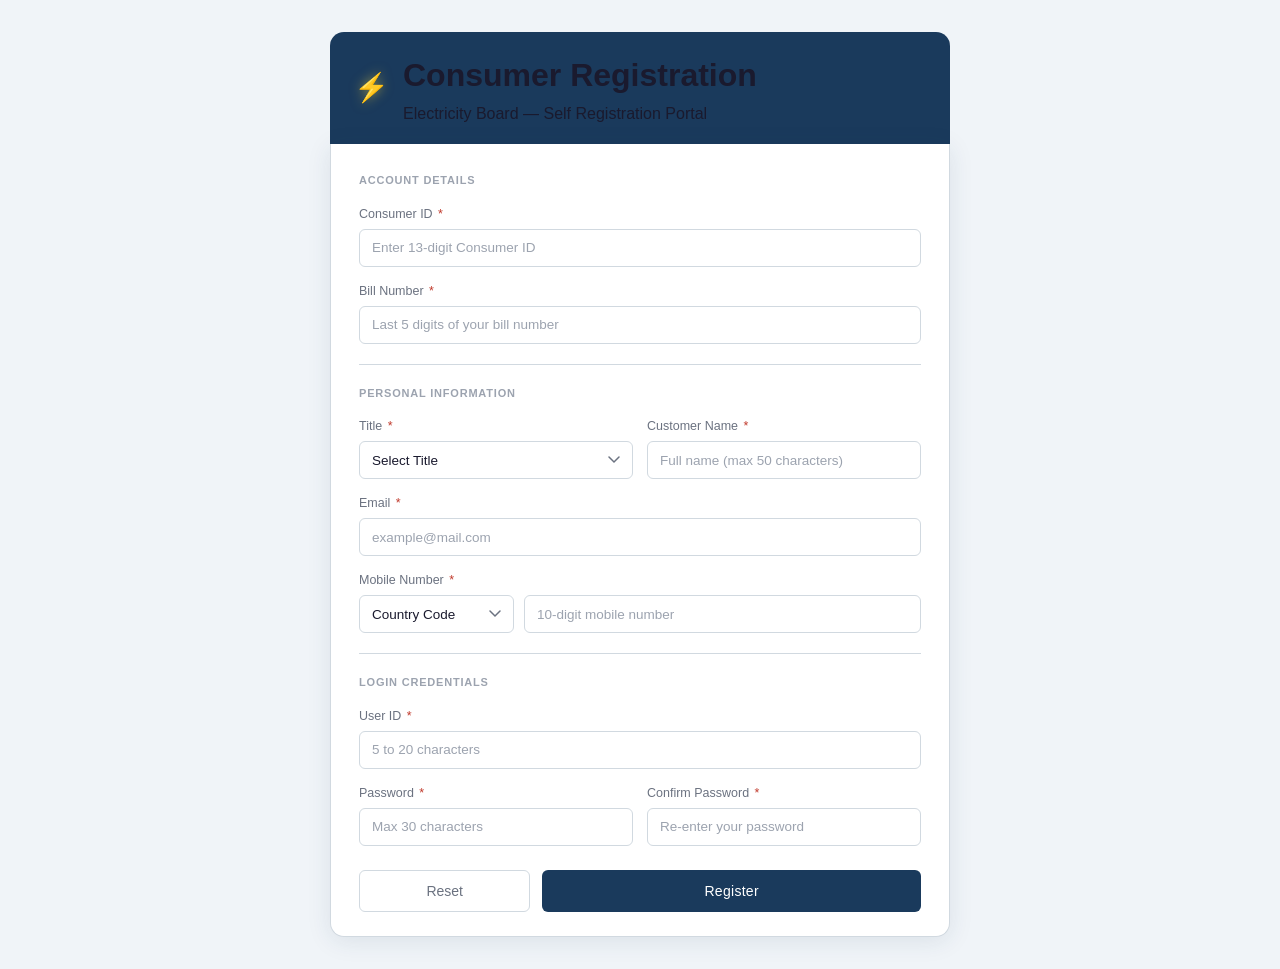
<file: pbl1_UI/index.html>
<!DOCTYPE html>
<html lang="en">
<head>
  <meta charset="UTF-8" />
  <meta name="viewport" content="width=device-width, initial-scale=1.0"/>
  <title>Consumer Registration — Electricity Board</title>
  <link rel="stylesheet" href="style.css" />
</head>
<body>

  
  <div id="formPage" class="page">
    <div class="container">
      <div class="page-header">
        <div class="logo-mark">⚡</div>
        <div>
          <h1>Consumer Registration</h1>
          <p>Electricity Board — Self Registration Portal</p>
        </div>
      </div>

      <div class="card">

        
        <div class="section-label">Account Details</div>
        <div class="form-grid">
          <div class="field full" id="f-cid">
            <label for="consumerId">Consumer ID <span class="req">*</span></label>
            <input type="text" id="consumerId" placeholder="Enter 13-digit Consumer ID" maxlength="13" />
            <div class="err">Enter a valid 13-digit Consumer ID</div>
          </div>
          <div class="field full" id="f-bill">
            <label for="billNo">Bill Number <span class="req">*</span></label>
            <input type="text" id="billNo" placeholder="Last 5 digits of your bill number" maxlength="5" />
            <div class="err">Enter the last 5 digits of your bill number</div>
          </div>
        </div>

        <div class="divider"></div>

        <!-- Section: Personal Information -->
        <div class="section-label">Personal Information</div>
        <div class="form-grid">
          <div class="field" id="f-title">
            <label for="title">Title <span class="req">*</span></label>
            <select id="title">
              <option value="">Select Title</option>
              <option>Mr.</option>
              <option>Mrs.</option>
              <option>Ms.</option>
              <option>Dr.</option>
              <option>Prof.</option>
            </select>
            <div class="err">Please select a title</div>
          </div>
          <div class="field" id="f-name">
            <label for="custName">Customer Name <span class="req">*</span></label>
            <input type="text" id="custName" placeholder="Full name (max 50 characters)" maxlength="50" />
            <div class="err">Customer name is required (max 50 characters)</div>
          </div>
          <div class="field full" id="f-email">
            <label for="email">Email <span class="req">*</span></label>
            <input type="text" id="email" placeholder="example@mail.com" />
            <div class="err">Enter a valid email address</div>
          </div>
          <div class="field full" id="f-mobile">
            <label>Mobile Number <span class="req">*</span></label>
            <div class="phone-row">
              <select id="countryCode">
                <option value="">Country Code</option>
                <option value="+91">+91 India</option>
                <option value="+1">+1 USA</option>
                <option value="+44">+44 UK</option>
                <option value="+61">+61 Australia</option>
                <option value="+971">+971 UAE</option>
                <option value="+65">+65 Singapore</option>
                <option value="+81">+81 Japan</option>
                <option value="+49">+49 Germany</option>
              </select>
              <input type="text" id="mobile" placeholder="10-digit mobile number" maxlength="10" />
            </div>
            <div class="err">Select a country code and enter a 10-digit mobile number</div>
          </div>
        </div>

        <div class="divider"></div>

        
        <div class="section-label">Login Credentials</div>
        <div class="form-grid">
          <div class="field full" id="f-uid">
            <label for="userId">User ID <span class="req">*</span></label>
            <input type="text" id="userId" placeholder="5 to 20 characters" minlength="5" maxlength="20" />
            <div class="err">User ID must be between 5 and 20 characters</div>
          </div>
          <div class="field" id="f-pwd">
            <label for="pwd">Password <span class="req">*</span></label>
            <input type="password" id="pwd" placeholder="Max 30 characters" maxlength="30" />
            <div class="err">Password is required</div>
          </div>
          <div class="field" id="f-cpwd">
            <label for="cpwd">Confirm Password <span class="req">*</span></label>
            <input type="password" id="cpwd" placeholder="Re-enter your password" maxlength="30" />
            <div class="err">Passwords do not match</div>
          </div>
        </div>

        <!-- Buttons -->
        <div class="btn-row">
          <button class="btn-reset" id="resetBtn">Reset</button>
          <button class="btn-primary" id="registerBtn">Register</button>
        </div>

      </div>
    </div>
  </div>

 
  <div id="ackPage" class="page hidden">
    <div class="container ack-container">
      <div class="ack-card">
        <div class="ack-icon">✓</div>
        <h2 class="ack-title">Consumer Registration Successful.</h2>
        <p class="ack-subtitle">Your account has been created. Please save your consumer details below.</p>
        <div class="ack-table-wrap">
          <table class="ack-table">
            <tr>
              <td class="ack-label">Customer ID</td>
              <td class="ack-value" id="ack-cid"></td>
            </tr>
            <tr>
              <td class="ack-label">Customer Name</td>
              <td class="ack-value" id="ack-name"></td>
            </tr>
            <tr>
              <td class="ack-label">Email</td>
              <td class="ack-value" id="ack-email"></td>
            </tr>
          </table>
        </div>
        <div class="txn-btn-row" style="margin-top:0.5rem;">
          <button class="btn-new" id="newRegBtn">Register Another Consumer</button>
          <button class="btn-outline" onclick="location.href='login.html'">Go to Login →</button>
        </div>
      </div>
    </div>
  </div>

  <script src="script.js"></script>
</body>
</html>
</file>
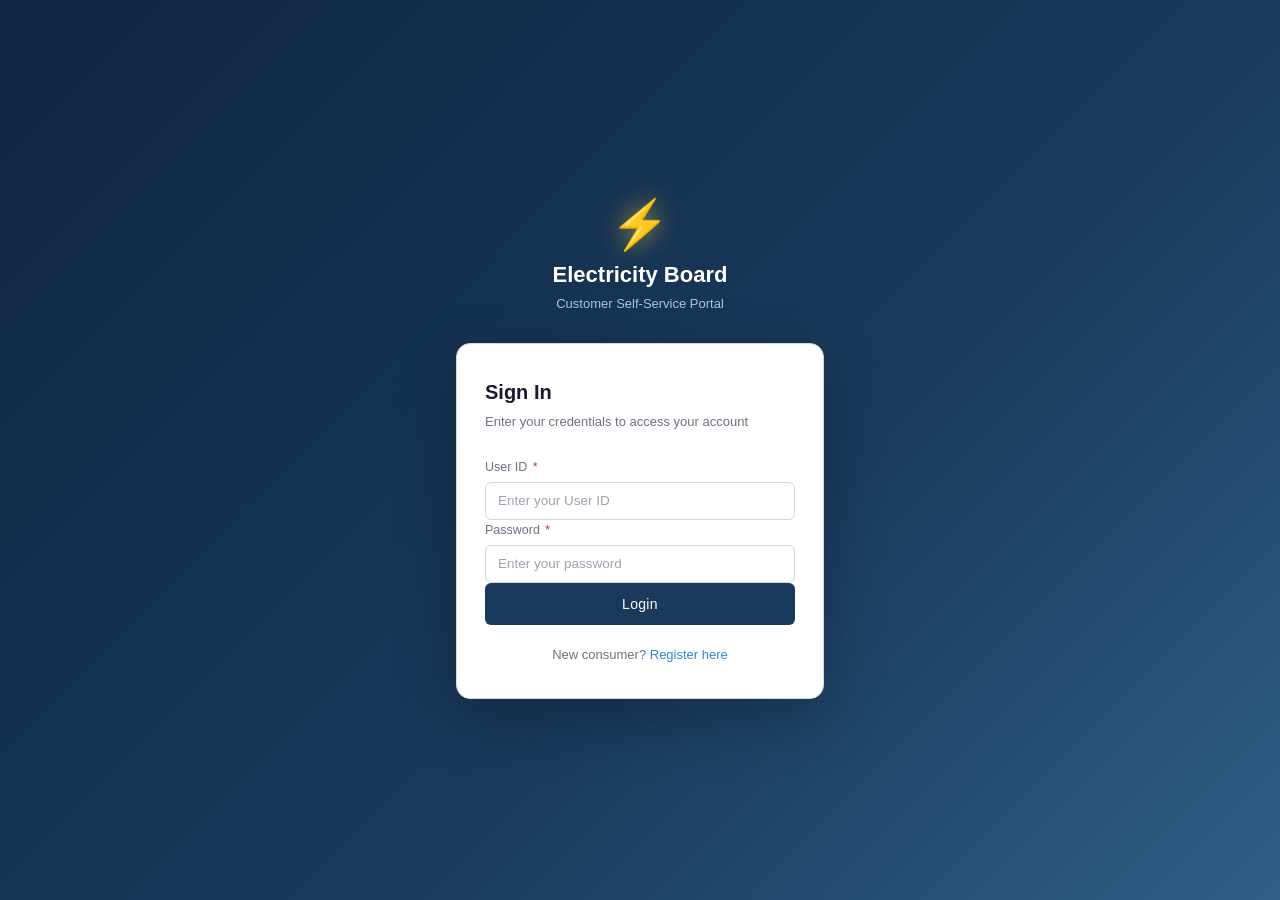
<file: pbl1_UI/complaint.html>
<!DOCTYPE html>
<html lang="en">
<head>
  <meta charset="UTF-8"/>
  <meta name="viewport" content="width=device-width, initial-scale=1.0"/>
  <meta name="description" content="Register a complaint or service request with the Electricity Board portal."/>
  <title>EB Portal — Register Complaint</title>
  <link rel="stylesheet" href="style.css"/>
</head>
<body class="app-body">

  <nav class="navbar">
    <div class="nav-brand">
      <span class="nav-logo">⚡</span>
      <span class="nav-title">EB Portal</span>
    </div>
    <ul class="nav-links">
      <li><a href="home.html" class="nav-link">Home</a></li>
      <li><a href="paybill.html" class="nav-link">Pay Bill</a></li>
      <li><a href="complaint.html" class="nav-link active">Register Complaint</a></li>
      <li><a href="complaintstatus.html" class="nav-link">Complaint Status</a></li>
    </ul>
    <div class="nav-user">
      <span class="welcome-msg">Welcome, <strong id="navUsername"></strong></span>
      <button class="btn-logout" id="logoutBtn">Logout</button>
    </div>
  </nav>

  <!-- ===== FORM PAGE ===== -->
  <div id="complaintFormSection">
    <div class="page-hero">
      <h2>Register Complaint / Service</h2>
      <p>Report issues with your electricity connection, meter, or billing.</p>
    </div>

    <div class="app-content">
      <div class="complaint-form-wrap">

        <!-- Section: Complaint Type -->
        <div class="cf-section-title">Complaint / Service Details</div>
        <div class="form-grid">
          <div class="field" id="f-ctype">
            <label for="complaintType">Complaint / Service Type <span class="req">*</span></label>
            <select id="complaintType">
              <option value="">Select Complaint / Service Type</option>
              <option value="billing">Billing Related</option>
              <option value="voltage">Voltage Related</option>
              <option value="disruption">Frequent Disruption</option>
              <option value="streetlight">Street Light Related</option>
              <option value="pole">Pole Related</option>
              <option value="meter">Meter Related</option>
              <option value="newconn">New Connection</option>
              <option value="name_change">Name Change</option>
              <option value="load_change">Load Change</option>
            </select>
            <div class="err">Please select a complaint / service type</div>
          </div>
          <div class="field" id="f-category">
            <label for="category">Category <span class="req">*</span></label>
            <select id="category" disabled>
              <option value="">Select Type First</option>
            </select>
            <div class="err">Please select a category</div>
          </div>
          <div class="field full" id="f-probdesc">
            <label for="probDesc">Problem Description <span class="req">*</span></label>
            <textarea id="probDesc" class="cf-textarea" placeholder="Describe the issue in detail..." maxlength="500" rows="4"></textarea>
            <div class="err">Please describe the problem (required)</div>
          </div>
        </div>

        <div class="divider"></div>

        <!-- Section: Contact Details -->
        <div class="cf-section-title">Contact Details</div>
        <div class="form-grid">
          <div class="field" id="f-contact">
            <label for="contactPerson">Contact Person <span class="req">*</span></label>
            <input type="text" id="contactPerson" placeholder="Name of contact person" maxlength="60"/>
            <div class="err">Contact person name is required</div>
          </div>
          <div class="field" id="f-mobile">
            <label for="cMobile">Mobile Number <span class="req">*</span></label>
            <input type="text" id="cMobile" placeholder="10-digit mobile number" maxlength="10"/>
            <div class="err">Enter a valid 10-digit mobile number</div>
          </div>
          <div class="field full" id="f-consno">
            <label for="consNo">Consumer No <span class="req">*</span></label>
            <input type="text" id="consNo" placeholder="13-digit Consumer Number" maxlength="13"/>
            <div class="err">Enter a valid 13-digit Consumer Number</div>
          </div>
          <div class="field full" id="f-landmark">
            <label for="landmark">Landmark</label>
            <input type="text" id="landmark" placeholder="Nearest landmark (optional)" maxlength="100"/>
          </div>
          <div class="field full" id="f-address">
            <label for="address">Address <span class="req">*</span></label>
            <textarea id="address" class="cf-textarea" placeholder="Full address..." maxlength="300" rows="3"></textarea>
            <div class="err">Address is required</div>
          </div>
        </div>

        <!-- Buttons -->
        <div class="btn-row" style="margin-top:1.75rem;">
          <button class="btn-reset" id="cancelComplaintBtn">Cancel / Reset</button>
          <button class="btn-primary" id="submitComplaintBtn">Submit Complaint</button>
        </div>
      </div>
    </div>
  </div>

  <!-- ===== SUCCESS ACK PAGE ===== -->
  <div id="complaintAckSection" class="hidden">
    <div class="page page-light">
      <div class="container ack-container">
        <div class="ack-card">
          <div class="ack-icon ack-icon-orange">📋</div>
          <h2 class="ack-title ack-title-orange">Complaint Registered Successfully!</h2>
          <p class="ack-subtitle">Your complaint has been logged. Our team will address it shortly.</p>
          <div class="ack-table-wrap">
            <table class="ack-table">
              <tr>
                <td class="ack-label">Complaint ID</td>
                <td class="ack-value" id="ackComplaintId"></td>
              </tr>
              <tr>
                <td class="ack-label">Complaint Type</td>
                <td class="ack-value" id="ackComplaintType"></td>
              </tr>
              <tr>
                <td class="ack-label">Category</td>
                <td class="ack-value" id="ackCategory"></td>
              </tr>
              <tr>
                <td class="ack-label">Contact Person</td>
                <td class="ack-value" id="ackContact"></td>
              </tr>
              <tr>
                <td class="ack-label">Consumer No</td>
                <td class="ack-value" id="ackConsNo"></td>
              </tr>
              <tr>
                <td class="ack-label">Registered On</td>
                <td class="ack-value" id="ackDate"></td>
              </tr>
              <tr>
                <td class="ack-label">Status</td>
                <td class="ack-value"><span class="badge badge-pending">Pending</span></td>
              </tr>
            </table>
          </div>
          <div class="txn-btn-row">
            <button class="btn-new" onclick="location.href='complaintstatus.html'">View All Complaints</button>
            <button class="btn-outline" onclick="location.href='home.html'">Back to Home</button>
          </div>
        </div>
      </div>
    </div>
  </div>

  <script src="app.js"></script>
  <script src="complaint.js"></script>
</body>
</html>
</file>
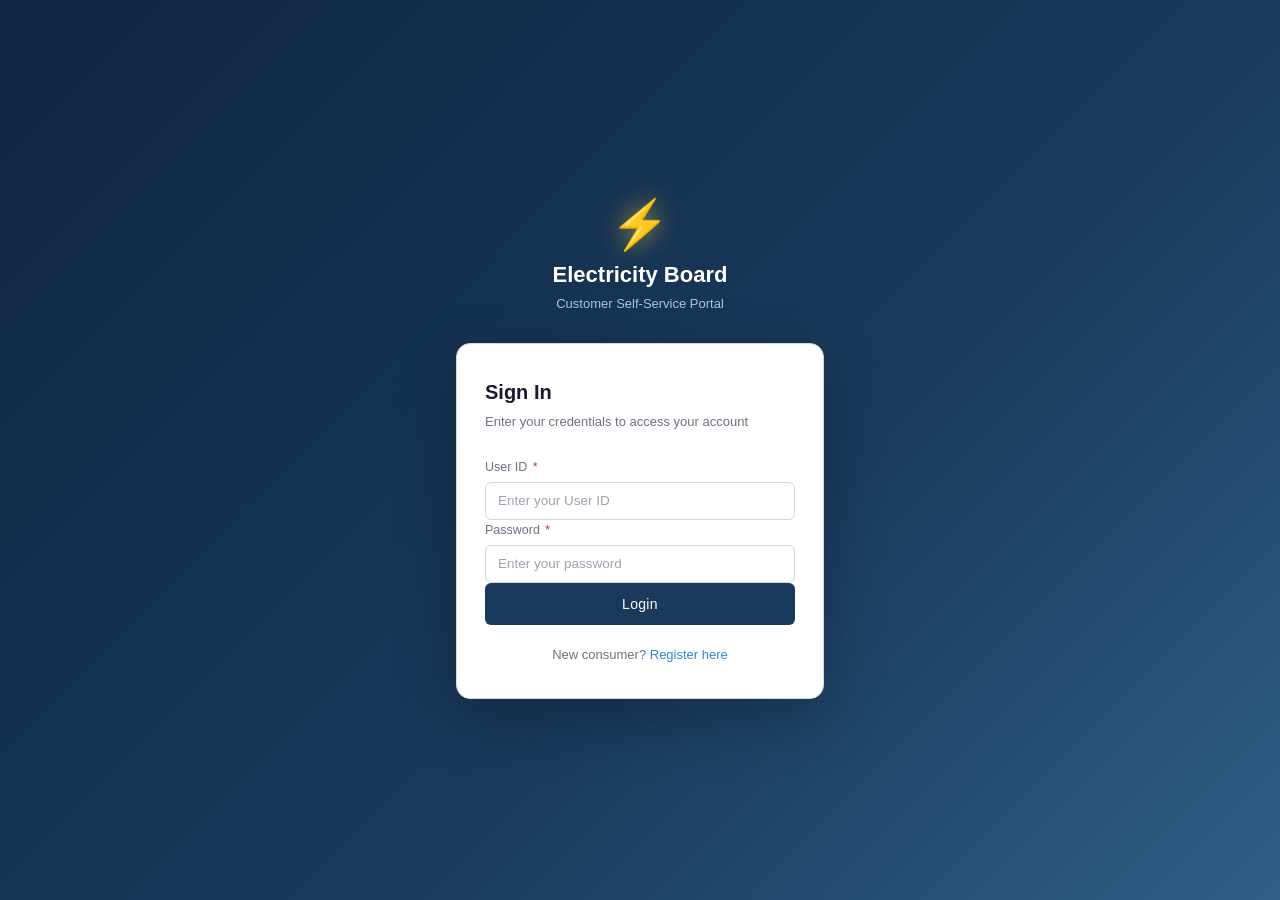
<file: pbl1_UI/complaintstatus.html>
<!DOCTYPE html>
<html lang="en">
<head>
  <meta charset="UTF-8"/>
  <meta name="viewport" content="width=device-width, initial-scale=1.0"/>
  <meta name="description" content="Track the status of your registered electricity board complaints."/>
  <title>EB Portal — Complaint Status</title>
  <link rel="stylesheet" href="style.css"/>
</head>
<body class="app-body">

  <nav class="navbar">
    <div class="nav-brand">
      <span class="nav-logo">⚡</span>
      <span class="nav-title">EB Portal</span>
    </div>
    <ul class="nav-links">
      <li><a href="home.html" class="nav-link">Home</a></li>
      <li><a href="paybill.html" class="nav-link">Pay Bill</a></li>
      <li><a href="complaint.html" class="nav-link">Register Complaint</a></li>
      <li><a href="complaintstatus.html" class="nav-link active">Complaint Status</a></li>
    </ul>
    <div class="nav-user">
      <span class="welcome-msg">Welcome, <strong id="navUsername"></strong></span>
      <button class="btn-logout" id="logoutBtn">Logout</button>
    </div>
  </nav>

  <div class="page-hero">
    <h2>Complaint Status</h2>
    <p>Track the resolution progress of your registered complaints.</p>
  </div>

  <div class="app-content">

    <!-- Summary bar -->
    <div class="cs-summary-bar" id="csSummaryBar" style="display:none;">
      <div class="cs-stat">
        <span class="cs-stat-num" id="statTotal">0</span>
        <span class="cs-stat-label">Total</span>
      </div>
      <div class="cs-stat-div"></div>
      <div class="cs-stat">
        <span class="cs-stat-num cs-stat-warn" id="statPending">0</span>
        <span class="cs-stat-label">Pending</span>
      </div>
      <div class="cs-stat-div"></div>
      <div class="cs-stat">
        <span class="cs-stat-num cs-stat-ok" id="statResolved">0</span>
        <span class="cs-stat-label">Resolved</span>
      </div>
      <div class="cs-stat-div"></div>
      <div class="cs-stat">
        <span class="cs-stat-num cs-stat-accent" id="statInprogress">0</span>
        <span class="cs-stat-label">In Progress</span>
      </div>
    </div>

    <!-- Complaints table -->
    <div class="table-card" id="csTableCard" style="display:none;">
      <div class="table-top-row">
        <h3>Your Complaints</h3>
        <a href="complaint.html" class="btn-primary" style="height:34px;font-size:13px;padding:0 14px;display:flex;align-items:center;text-decoration:none;border-radius:6px;">+ New Complaint</a>
      </div>
      <div class="table-scroll">
        <table class="bill-table">
          <thead>
            <tr>
              <th>Complaint ID</th>
              <th>Type</th>
              <th>Category</th>
              <th>Consumer No</th>
              <th>Contact Person</th>
              <th>Date</th>
              <th>Status</th>
            </tr>
          </thead>
          <tbody id="statusTableBody"></tbody>
        </table>
      </div>
    </div>

    <!-- Empty state -->
    <div class="placeholder-wrap" id="csEmptyState">
      <div class="placeholder-card">
        <div class="placeholder-icon">📭</div>
        <h3>No Complaints Registered</h3>
        <p>You haven't registered any complaints yet. Click the button below to get started.</p>
        <a href="complaint.html" class="btn-primary" style="display:inline-flex;align-items:center;height:40px;padding:0 24px;text-decoration:none;border-radius:6px;margin-top:1.25rem;font-size:14px;">Register a Complaint</a>
      </div>
    </div>

  </div>

  <script src="app.js"></script>
  <script src="complaintstatus.js"></script>
</body>
</html>
</file>
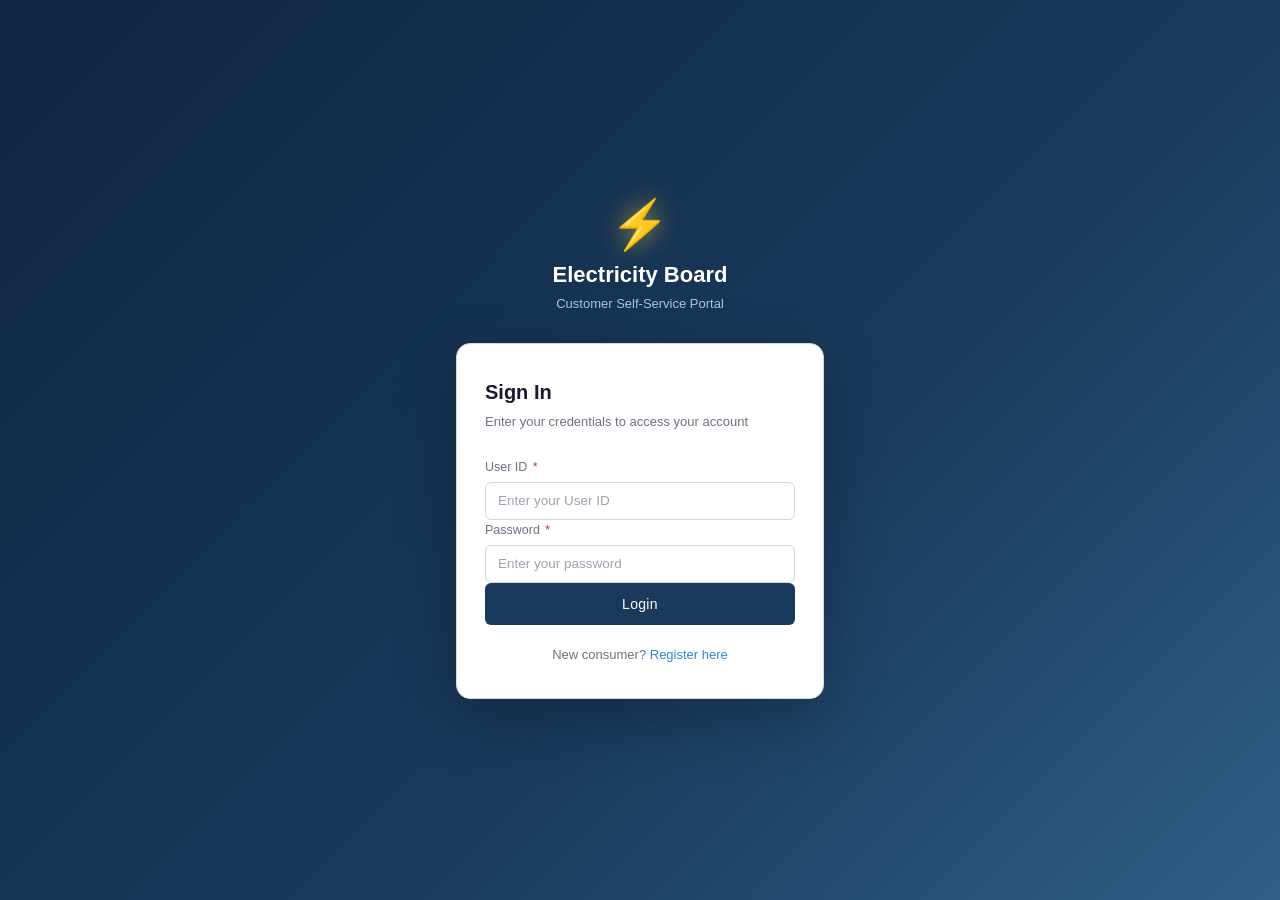
<file: pbl1_UI/home.html>
<!DOCTYPE html>
<html lang="en">
<head>
  <meta charset="UTF-8"/>
  <meta name="viewport" content="width=device-width, initial-scale=1.0"/>
  <title>EB Portal — Home</title>
  <link rel="stylesheet" href="style.css"/>
</head>
<body class="app-body">

  <nav class="navbar">
    <div class="nav-brand">
      <span class="nav-logo">⚡</span>
      <span class="nav-title">EB Portal</span>
    </div>
    <ul class="nav-links">
      <li><a href="home.html" class="nav-link active">Home</a></li>
      <li><a href="paybill.html" class="nav-link">Pay Bill</a></li>
      <li><a href="complaint.html" class="nav-link">Register Complaint</a></li>
      <li><a href="complaintstatus.html" class="nav-link">Complaint Status</a></li>
    </ul>
    <div class="nav-user">
      <span class="welcome-msg">Welcome, <strong id="navUsername"></strong></span>
      <button class="btn-logout" id="logoutBtn">Logout</button>
    </div>
  </nav>

  <div class="hero-bar">
    <div class="hero-text">
      <h2>Welcome back, <span id="heroName"></span>!</h2>
      <p>Manage your electricity account — pay bills, register and track complaints.</p>
    </div>
    <div class="hero-bolt">⚡</div>
  </div>

  <div class="app-content">
    <div class="dash-grid">
      <div class="dash-card" onclick="location.href='paybill.html'">
        <div class="dash-icon ic-bill">💡</div>
        <div class="dash-info">
          <h3>Pay Bill</h3>
          <p>View and pay your pending electricity bills.</p>
        </div>
        <span class="dash-arrow">→</span>
      </div>
      <div class="dash-card" onclick="location.href='complaint.html'">
        <div class="dash-icon ic-complaint">📋</div>
        <div class="dash-info">
          <h3>Register Complaint</h3>
          <p>Report issues with your connection or billing.</p>
        </div>
        <span class="dash-arrow">→</span>
      </div>
      <div class="dash-card" onclick="location.href='complaintstatus.html'">
        <div class="dash-icon ic-status">🔍</div>
        <div class="dash-info">
          <h3>Complaint Status</h3>
          <p>Track progress of your registered complaints.</p>
        </div>
        <span class="dash-arrow">→</span>
      </div>
    </div>

    <div class="summary-section">
      <div class="section-label">Account Summary</div>
      <div class="summary-grid">
        <div class="summary-card">
          <div class="s-label">Consumer ID</div>
          <div class="s-value" id="sumCid">1101132490783</div>
        </div>
        <div class="summary-card">
          <div class="s-label">Customer Name</div>
          <div class="s-value" id="sumName"></div>
        </div>
        <div class="summary-card">
          <div class="s-label">Pending Bills</div>
          <div class="s-value s-warn">3</div>
        </div>
        <div class="summary-card">
          <div class="s-label">Total Due</div>
          <div class="s-value s-danger">₹ 6,250.00</div>
        </div>
      </div>
    </div>
  </div>

  <script src="app.js"></script>
</body>
</html>
</file>
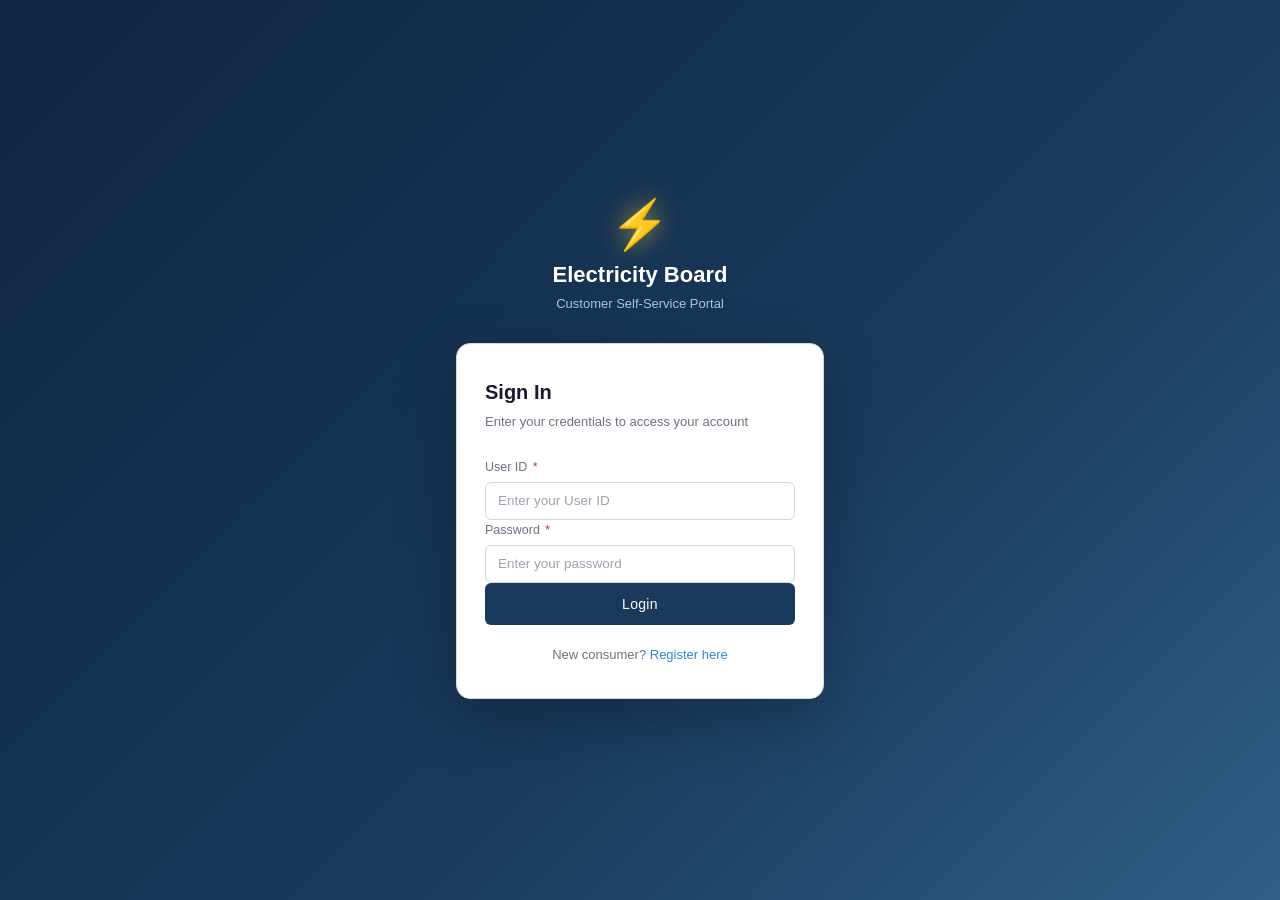
<file: pbl1_UI/login.html>
<!DOCTYPE html>
<html lang="en">
<head>
  <meta charset="UTF-8"/>
  <meta name="viewport" content="width=device-width, initial-scale=1.0"/>
  <title>EB Portal — Login</title>
  <link rel="stylesheet" href="style.css"/>
</head>
<body class="auth-body">

  <div class="auth-wrap">
    <div class="auth-brand">
      <div class="logo-mark auth-logo">⚡</div>
      <h1>Electricity Board</h1>
      <p>Customer Self-Service Portal</p>
    </div>

    <div class="card auth-card">
      <h2 class="auth-heading">Sign In</h2>
      <p class="auth-sub">Enter your credentials to access your account</p>

      <div class="field" id="f-uid">
        <label for="loginUser">User ID <span class="req">*</span></label>
        <input type="text" id="loginUser" placeholder="Enter your User ID"/>
        <div class="err">User ID is required</div>
      </div>

      <div class="field" id="f-pwd">
        <label for="loginPwd">Password <span class="req">*</span></label>
        <input type="password" id="loginPwd" placeholder="Enter your password"/>
        <div class="err">Password is required</div>
      </div>

      <div class="login-error hidden" id="loginError">Invalid User ID or Password.</div>

      <button class="btn-primary btn-full" id="loginBtn">Login</button>

      <p class="auth-footer">New consumer? <a href="index.html">Register here</a></p>
    </div>
  </div>

  <script src="auth.js"></script>
</body>
</html>
</file>
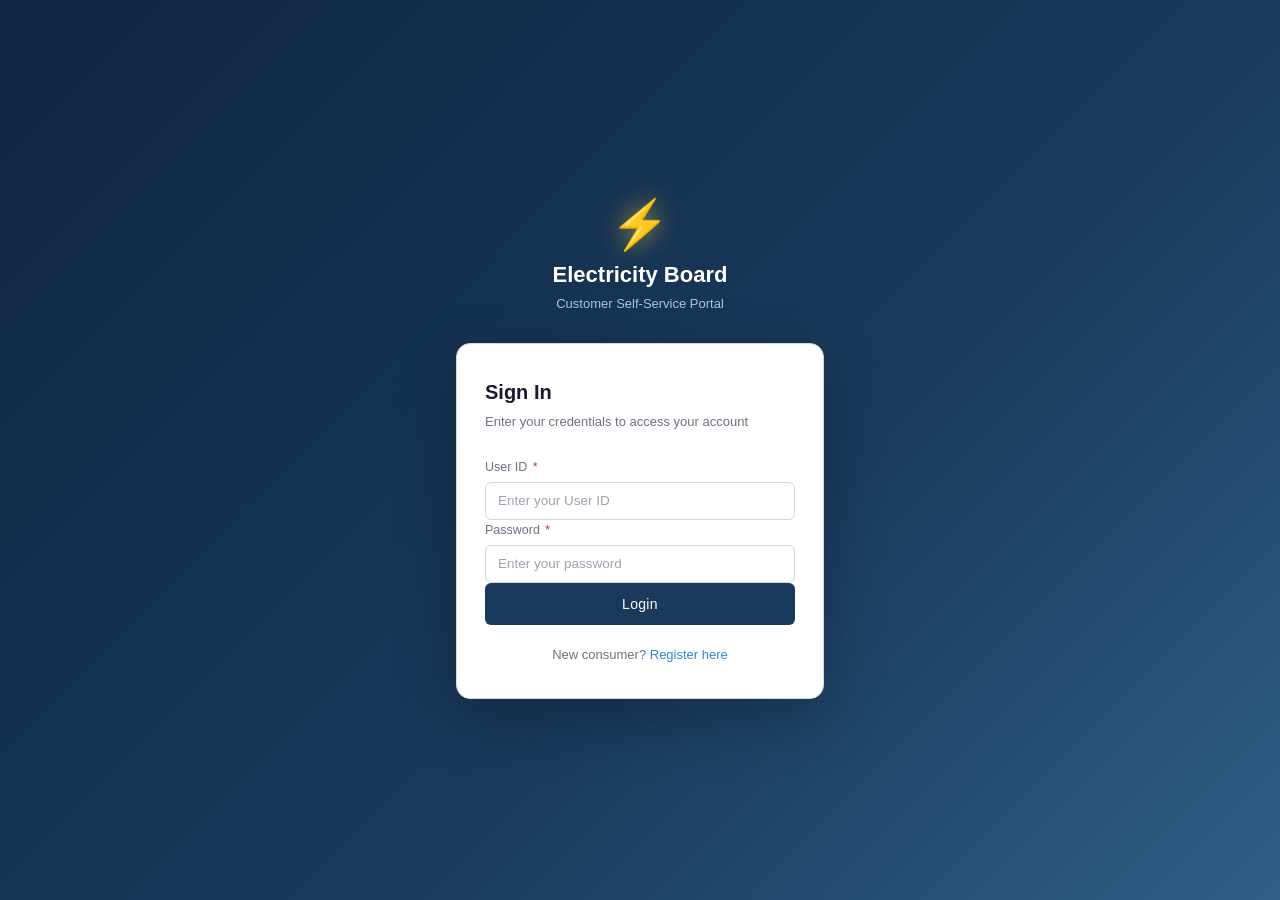
<file: pbl1_UI/paybill.html>
<!DOCTYPE html>
<html lang="en">
<head>
  <meta charset="UTF-8"/>
  <meta name="viewport" content="width=device-width, initial-scale=1.0"/>
  <title>EB Portal — Pay Bill</title>
  <link rel="stylesheet" href="style.css"/>
</head>
<body class="app-body">

  <nav class="navbar">
    <div class="nav-brand">
      <span class="nav-logo">⚡</span>
      <span class="nav-title">EB Portal</span>
    </div>
    <ul class="nav-links">
      <li><a href="home.html" class="nav-link">Home</a></li>
      <li><a href="paybill.html" class="nav-link active">Pay Bill</a></li>
      <li><a href="complaint.html" class="nav-link">Register Complaint</a></li>
      <li><a href="complaintstatus.html" class="nav-link">Complaint Status</a></li>
    </ul>
    <div class="nav-user">
      <span class="welcome-msg">Welcome, <strong id="navUsername"></strong></span>
      <button class="btn-logout" id="logoutBtn">Logout</button>
    </div>
  </nav>

  <div class="page-hero">
    <h2>Pay Bill</h2>
    <p>Select the bills you wish to pay and proceed to payment.</p>
  </div>

  <div class="app-content">
    <div class="table-card">
      <div class="table-top-row">
        <h3>Pending Bills</h3>
        <label class="sel-all-label">
          <input type="checkbox" id="selectAll"/> Select All
        </label>
      </div>
      <div class="table-scroll">
        <table class="bill-table">
          <thead>
            <tr>
              <th class="col-chk"></th>
              <th>Bill No.</th>
              <th>Bill Month</th>
              <th>Due Date</th>
              <th>Units (kWh)</th>
              <th>Amount (₹)</th>
              <th>Status</th>
            </tr>
          </thead>
          <tbody id="billBody"></tbody>
        </table>
      </div>
    </div>

    <div class="pay-bar">
      <div class="pay-bar-info">
        <span class="pay-bar-count"><span id="selCount">0</span> bill(s) selected</span>
        <span class="pay-bar-sep">|</span>
        <span class="pay-bar-lbl">Total Amount:</span>
        <span class="pay-bar-amt">₹ <span id="totalAmt">0.00</span></span>
      </div>
      <button class="btn-primary" id="proceedBtn" disabled>Proceed to Pay →</button>
    </div>
  </div>

  <script src="app.js"></script>
  <script src="paybill.js"></script>
</body>
</html>
</file>
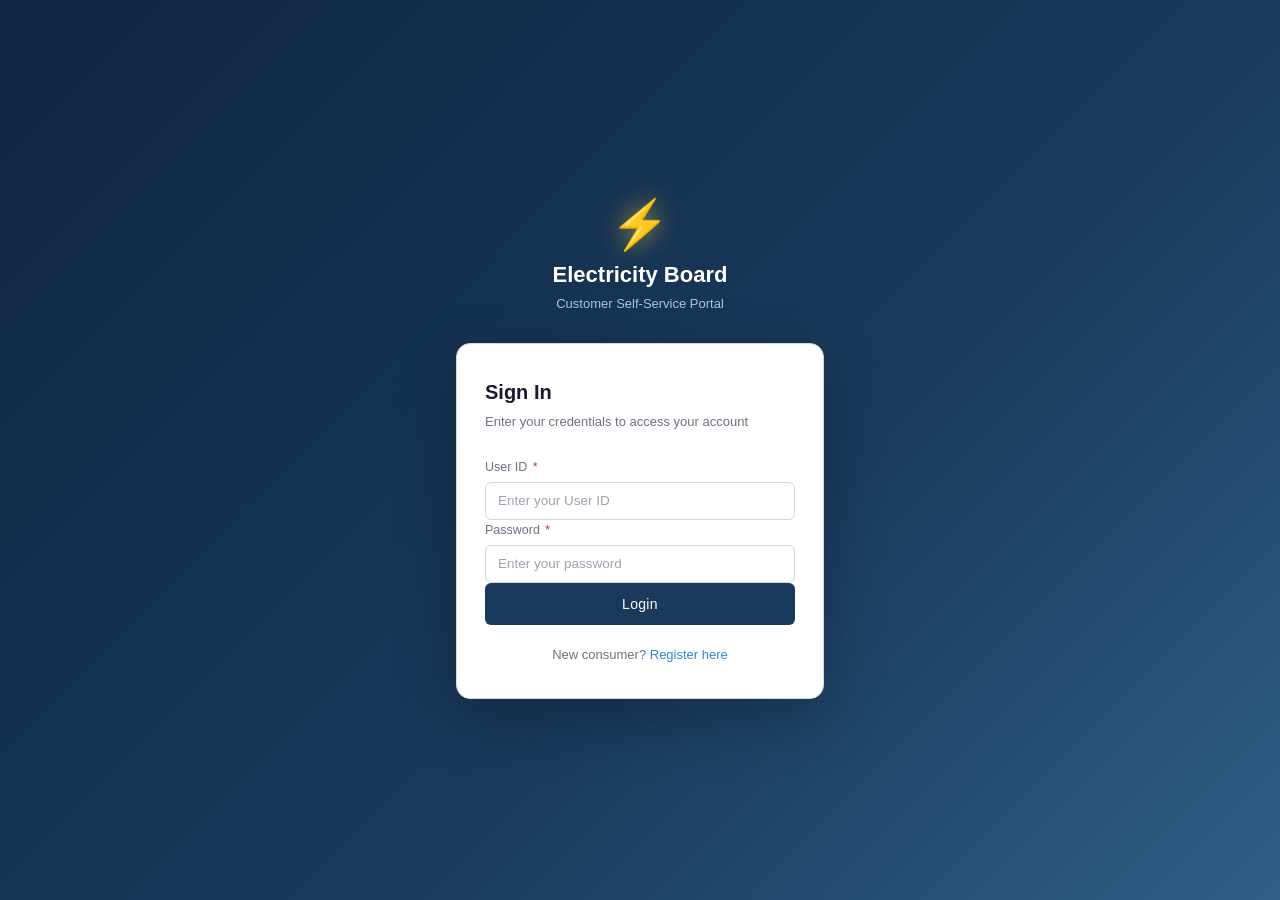
<file: pbl1_UI/payment.html>
<!DOCTYPE html>
<html lang="en">
<head>
  <meta charset="UTF-8"/>
  <meta name="viewport" content="width=device-width, initial-scale=1.0"/>
  <title>EB Portal — Payment</title>
  <link rel="stylesheet" href="style.css"/>
</head>
<body class="app-body">

  <nav class="navbar">
    <div class="nav-brand">
      <span class="nav-logo">⚡</span>
      <span class="nav-title">EB Portal</span>
    </div>
    <ul class="nav-links">
      <li><a href="home.html" class="nav-link">Home</a></li>
      <li><a href="paybill.html" class="nav-link active">Pay Bill</a></li>
      <li><a href="complaint.html" class="nav-link">Register Complaint</a></li>
      <li><a href="complaintstatus.html" class="nav-link">Complaint Status</a></li>
    </ul>
    <div class="nav-user">
      <span class="welcome-msg">Welcome, <strong id="navUsername"></strong></span>
      <button class="btn-logout" id="logoutBtn">Logout</button>
    </div>
  </nav>

  <div class="page-hero">
    <h2>Payment</h2>
    <p>Review your bill summary and choose a payment mode.</p>
  </div>

  <div class="app-content payment-layout" id="paymentSummarySection">
    <div class="pay-summary-card">
      <div class="section-label">Bill Summary</div>
      <div id="billSummaryList" class="bill-summary-list"></div>
      <div class="divider"></div>
      <div class="pay-row">
        <span>Bill Amount</span>
        <span id="dispBillAmt">₹ 0.00</span>
      </div>
      <div class="pay-row">
        <span>PG Charge (2%)</span>
        <span id="dispPgCharge">₹ 0.00</span>
      </div>
      <div class="pay-row pay-row-total">
        <span>Total Payable Amount</span>
        <span id="dispTotal">₹ 0.00</span>
      </div>
    </div>

    <div class="pay-form-card">
      <div class="section-label">Mode of Payment</div>
      <div class="payment-mode-group">
        <label class="mode-option">
          <input type="radio" name="payMode" value="credit" checked/>
          <span class="mode-label">Credit Card</span>
        </label>
        <label class="mode-option">
          <input type="radio" name="payMode" value="debit"/>
          <span class="mode-label">Debit Card</span>
        </label>
      </div>

      <div class="pay-btn-row">
        <button class="btn-outline" onclick="location.href='home.html'">Back to Home</button>
        <button class="btn-primary" id="payNowBtn">Pay Now</button>
      </div>
    </div>
  </div>

  <div class="app-content hidden" id="cardSection">
    <div class="card-form-wrap">
      <div class="page-header card-form-header">
        <div class="logo-mark">💳</div>
        <div>
          <h1 style="color:#fff;font-size:17px;font-weight:600;">Credit / Debit Card</h1>
          <p style="color:#a8c4e0;font-size:12px;">Enter your card details to complete payment</p>
        </div>
      </div>
      <div class="card card-form-body">
        <div class="section-label">Card Details</div>
        <div class="form-grid">
          <div class="field full" id="f-cardno">
            <label for="cardNo">Card No <span class="req">*</span></label>
            <input type="text" id="cardNo" placeholder="16-digit card number" maxlength="19"/>
            <div class="err">Enter a valid 16-digit card number</div>
          </div>
          <div class="field full" id="f-chname">
            <label for="cardHolder">Card Holder Name <span class="req">*</span></label>
            <input type="text" id="cardHolder" placeholder="Name as on card (min 10 characters)" maxlength="60"/>
            <div class="err">Card holder name must be at least 10 characters</div>
          </div>
          <div class="field" id="f-expiry">
            <label for="expiry">Expiry Date <span class="req">*</span></label>
            <input type="text" id="expiry" placeholder="MM/YY" maxlength="5"/>
            <div class="err">Enter valid expiry date (MM/YY)</div>
          </div>
          <div class="field" id="f-cvv">
            <label for="cvv">CVV <span class="req">*</span></label>
            <input type="password" id="cvv" placeholder="3-digit CVV" maxlength="3"/>
            <div class="err">Enter a valid 3-digit CVV</div>
          </div>
        </div>
        <div class="pay-amount-display">
          <span>Payable Amount:</span>
          <span class="pay-amount-val" id="cardPayAmt">₹ 0.00</span>
        </div>
        <div class="btn-row">
          <button class="btn-reset" id="backToSummaryBtn">← Back</button>
          <button class="btn-primary" id="makePaymentBtn">Make Payment</button>
        </div>
      </div>
    </div>
  </div>

  <div class="app-content hidden" id="txnSection">
    <div class="container ack-container">
      <div class="ack-card">
        <div class="ack-icon">✓</div>
        <h2 class="ack-title">Payment Successful!</h2>
        <p class="ack-subtitle">Your electricity bill payment has been processed successfully.</p>
        <div class="ack-table-wrap">
          <table class="ack-table">
            <tr>
              <td class="ack-label">Transaction ID</td>
              <td class="ack-value" id="txnId"></td>
            </tr>
            <tr>
              <td class="ack-label">Consumer ID</td>
              <td class="ack-value" id="txnCid"></td>
            </tr>
            <tr>
              <td class="ack-label">Customer Name</td>
              <td class="ack-value" id="txnName"></td>
            </tr>
            <tr>
              <td class="ack-label">Bill Amount</td>
              <td class="ack-value" id="txnBillAmt"></td>
            </tr>
            <tr>
              <td class="ack-label">PG Charge</td>
              <td class="ack-value" id="txnPg"></td>
            </tr>
            <tr>
              <td class="ack-label">Total Paid</td>
              <td class="ack-value" id="txnTotal"></td>
            </tr>
            <tr>
              <td class="ack-label">Payment Mode</td>
              <td class="ack-value" id="txnMode"></td>
            </tr>
            <tr>
              <td class="ack-label">Date &amp; Time</td>
              <td class="ack-value" id="txnDate"></td>
            </tr>
          </table>
        </div>
        <div class="txn-btn-row">
          <button class="btn-new" id="downloadBtn">⬇ Download Receipt</button>
          <button class="btn-outline" onclick="location.href='home.html'">Back to Home</button>
        </div>
      </div>
    </div>
  </div>

  <script src="app.js"></script>
  <script src="payment.js"></script>
</body>
</html>
</file>
<file: pbl1_UI/style.css>
*, *::before, *::after {
  box-sizing: border-box;
  margin: 0;
  padding: 0;
}

:root {
  --primary:        #1a3a5c;
  --primary-hover:  #16324f;
  --primary-light:  #e8f0f8;
  --accent:         #2e86de;
  --success:        #1e8449;
  --success-bg:     #eafaf1;
  --danger:         #c0392b;
  --danger-bg:      #fdf0ef;
  --warning:        #d68910;
  --warning-bg:     #fef9e7;
  --text-main:      #1a1a2e;
  --text-muted:     #6b7280;
  --text-hint:      #9ca3af;
  --bg-page:        #f0f4f8;
  --bg-card:        #ffffff;
  --bg-input:       #ffffff;
  --border:         #d1d9e0;
  --border-focus:   #2e86de;
  --radius-sm:      6px;
  --radius-md:      10px;
  --radius-lg:      14px;
  --shadow-card:    0 4px 24px rgba(26, 58, 92, 0.10);
  --shadow-focus:   0 0 0 3px rgba(46, 134, 222, 0.18);
  --font:           'Segoe UI', 'Helvetica Neue', sans-serif;
  --nav-h:          60px;
}

body {
  font-family: var(--font);
  background: var(--bg-page);
  color: var(--text-main);
  min-height: 100vh;
  line-height: 1.6;
}

.hidden {
  display: none !important;
}

.page {
  min-height: 100vh;
  padding: 2rem 1rem;
  display: flex;
  align-items: flex-start;
  justify-content: center;
}

.container {
  width: 100%;
  max-width: 620px;
}

.page-header {
  display: flex;
  align-items: center;
  gap: 14px;
  background: var(--primary);
  padding: 1.1rem 1.5rem;
  border-radius: var(--radius-lg) var(--radius-lg) 0 0;
}

.logo-mark {
  font-size: 28px;
  line-height: 1;
  filter: drop-shadow(0 0 6px rgba(255,220,50,0.5));
}

.card {
  background: var(--bg-card);
  border: 1px solid var(--border);
  border-top: none;
  border-radius: 0 0 var(--radius-lg) var(--radius-lg);
  padding: 1.75rem 1.75rem 1.5rem;
  box-shadow: var(--shadow-card);
}

.section-label {
  font-size: 11px;
  font-weight: 600;
  color: var(--text-hint);
  text-transform: uppercase;
  letter-spacing: 0.8px;
  margin-bottom: 14px;
}

.divider {
  height: 1px;
  background: var(--border);
  margin: 1.25rem 0;
}

.form-grid {
  display: grid;
  grid-template-columns: 1fr 1fr;
  gap: 14px;
}

.form-grid .full {
  grid-column: 1 / -1;
}

.field {
  display: flex;
  flex-direction: column;
  gap: 5px;
}

label {
  font-size: 12.5px;
  font-weight: 500;
  color: var(--text-muted);
}

label .req {
  color: var(--danger);
  margin-left: 2px;
}

input, select {
  height: 38px;
  padding: 0 12px;
  border: 1px solid var(--border);
  border-radius: var(--radius-sm);
  font-size: 13.5px;
  font-family: var(--font);
  background: var(--bg-input);
  color: var(--text-main);
  transition: border-color 0.18s, box-shadow 0.18s;
  width: 100%;
  appearance: none;
  -webkit-appearance: none;
}

select {
  background-image: url("data:image/svg+xml,%3Csvg xmlns='http://www.w3.org/2000/svg' width='12' height='8' viewBox='0 0 12 8'%3E%3Cpath d='M1 1l5 5 5-5' stroke='%236b7280' stroke-width='1.5' fill='none' stroke-linecap='round'/%3E%3C/svg%3E");
  background-repeat: no-repeat;
  background-position: right 12px center;
  padding-right: 32px;
}

input::placeholder {
  color: var(--text-hint);
}

input:hover, select:hover {
  border-color: #b0bec5;
}

input:focus, select:focus {
  outline: none;
  border-color: var(--border-focus);
  box-shadow: var(--shadow-focus);
}

.field.invalid input,
.field.invalid select {
  border-color: var(--danger);
  background: var(--danger-bg);
}

.field.invalid input:focus,
.field.invalid select:focus {
  box-shadow: 0 0 0 3px rgba(192, 57, 43, 0.15);
}

.err {
  font-size: 11.5px;
  color: var(--danger);
  display: none;
}

.field.invalid .err {
  display: block;
}

.phone-row {
  display: flex;
  gap: 10px;
}

.phone-row select {
  width: 155px;
  flex-shrink: 0;
}

.phone-row input {
  flex: 1;
}

.btn-row {
  display: flex;
  gap: 12px;
  margin-top: 1.5rem;
}

.btn-primary, .btn-reset, .btn-new, .btn-outline {
  height: 42px;
  border-radius: var(--radius-sm);
  font-size: 14px;
  font-family: var(--font);
  font-weight: 500;
  cursor: pointer;
  transition: background 0.18s, transform 0.1s, box-shadow 0.18s;
  border: none;
}

.btn-primary {
  flex: 2;
  background: var(--primary);
  color: #ffffff;
  letter-spacing: 0.3px;
  padding: 0 20px;
}

.btn-primary:hover {
  background: var(--primary-hover);
  box-shadow: 0 4px 14px rgba(26, 58, 92, 0.25);
}

.btn-primary:active {
  transform: scale(0.98);
}

.btn-primary:disabled {
  background: #b0bec5;
  cursor: not-allowed;
  box-shadow: none;
}

.btn-reset {
  flex: 1;
  background: #ffffff;
  color: var(--text-muted);
  border: 1px solid var(--border);
}

.btn-reset:hover {
  background: #f5f7fa;
  color: var(--text-main);
  border-color: #b0bec5;
}

.btn-reset:active {
  transform: scale(0.98);
}

.btn-outline {
  background: #ffffff;
  color: var(--text-muted);
  border: 1px solid var(--border);
  padding: 0 20px;
}

.btn-outline:hover {
  background: #f5f7fa;
  color: var(--text-main);
}

.btn-full {
  width: 100%;
}

.ack-container {
  display: flex;
  align-items: center;
  justify-content: center;
  min-height: calc(100vh - 4rem);
}

.ack-card {
  background: var(--bg-card);
  border: 1px solid var(--border);
  border-radius: var(--radius-lg);
  padding: 2.5rem 2rem;
  box-shadow: var(--shadow-card);
  text-align: center;
  width: 100%;
  max-width: 520px;
  animation: fadeInUp 0.4s ease;
}

@keyframes fadeInUp {
  from { opacity: 0; transform: translateY(20px); }
  to   { opacity: 1; transform: translateY(0); }
}

.ack-icon {
  width: 64px;
  height: 64px;
  background: var(--success-bg);
  border-radius: 50%;
  display: flex;
  align-items: center;
  justify-content: center;
  margin: 0 auto 1.25rem;
  font-size: 28px;
  color: var(--success);
  border: 2px solid #a9dfbf;
}

.ack-title {
  color: var(--success);
  font-size: 18px;
  font-weight: 600;
  margin-bottom: 0.5rem;
}

.ack-subtitle {
  color: var(--text-muted);
  font-size: 13.5px;
  margin-bottom: 1.5rem;
}

.ack-table-wrap {
  border: 1px solid var(--border);
  border-radius: var(--radius-md);
  overflow: hidden;
  margin-bottom: 1.5rem;
  text-align: left;
}

.ack-table {
  width: 100%;
  border-collapse: collapse;
}

.ack-table tr:not(:last-child) td {
  border-bottom: 1px solid var(--border);
}

.ack-label {
  padding: 12px 16px;
  font-size: 13px;
  color: var(--text-muted);
  background: #f8fafc;
  width: 42%;
  font-weight: 500;
}

.ack-value {
  padding: 12px 16px;
  font-size: 13px;
  color: var(--text-main);
  font-weight: 500;
  word-break: break-all;
}

.btn-new {
  padding: 0 28px;
  background: var(--primary);
  color: #ffffff;
  letter-spacing: 0.2px;
}

.btn-new:hover {
  background: var(--primary-hover);
  box-shadow: 0 4px 14px rgba(26, 58, 92, 0.25);
}

.btn-new:active {
  transform: scale(0.98);
}

.auth-body {
  display: flex;
  align-items: center;
  justify-content: center;
  min-height: 100vh;
  background: linear-gradient(135deg, #0f2540 0%, #1a3a5c 60%, #2e5f8a 100%);
}

.auth-wrap {
  width: 100%;
  max-width: 400px;
  padding: 1rem;
}

.auth-brand {
  text-align: center;
  margin-bottom: 1.75rem;
}

.auth-logo {
  font-size: 48px;
  display: block;
  margin-bottom: 0.5rem;
  filter: drop-shadow(0 0 12px rgba(255,220,50,.6));
}

.auth-brand h1 {
  color: #fff;
  font-size: 22px;
  font-weight: 600;
}

.auth-brand p {
  color: #a8c4e0;
  font-size: 13px;
  margin-top: 2px;
}

.auth-card {
  background: var(--bg-card);
  border: 1px solid var(--border);
  border-top: 1px solid var(--border);
  border-radius: var(--radius-lg);
  padding: 2rem 1.75rem;
  box-shadow: 0 20px 60px rgba(0,0,0,.25);
}

.auth-heading {
  font-size: 20px;
  font-weight: 600;
  margin-bottom: 4px;
  color: var(--text-main);
}

.auth-sub {
  font-size: 13px;
  color: var(--text-muted);
  margin-bottom: 1.5rem;
}

.login-error {
  font-size: 12.5px;
  color: var(--danger);
  background: var(--danger-bg);
  border: 1px solid #f5b7b1;
  border-radius: var(--radius-sm);
  padding: 8px 12px;
  margin-bottom: 1rem;
}

.auth-footer {
  text-align: center;
  font-size: 13px;
  color: var(--text-muted);
  margin-top: 1.25rem;
}

.auth-footer a {
  color: var(--accent);
  text-decoration: none;
}

.auth-footer a:hover {
  text-decoration: underline;
}

.app-body {
  padding-top: var(--nav-h);
  background: var(--bg-page);
  min-height: 100vh;
}

.navbar {
  position: fixed;
  top: 0; left: 0; right: 0;
  height: var(--nav-h);
  background: var(--primary);
  display: flex;
  align-items: center;
  padding: 0 1.5rem;
  gap: 1.5rem;
  box-shadow: 0 2px 12px rgba(0,0,0,.2);
  z-index: 100;
}

.nav-brand {
  display: flex;
  align-items: center;
  gap: 8px;
  flex-shrink: 0;
}

.nav-logo {
  font-size: 20px;
  filter: drop-shadow(0 0 4px rgba(255,220,50,.5));
}

.nav-title {
  color: #fff;
  font-size: 15px;
  font-weight: 600;
}

.nav-links {
  list-style: none;
  display: flex;
  align-items: center;
  gap: 4px;
  flex: 1;
}

.nav-link {
  color: #a8c4e0;
  text-decoration: none;
  font-size: 13.5px;
  padding: 6px 12px;
  border-radius: var(--radius-sm);
  transition: background .15s, color .15s;
  white-space: nowrap;
}

.nav-link:hover {
  background: rgba(255,255,255,.1);
  color: #fff;
}

.nav-link.active {
  background: rgba(255,255,255,.15);
  color: #fff;
  font-weight: 500;
}

.nav-user {
  display: flex;
  align-items: center;
  gap: 12px;
  margin-left: auto;
  flex-shrink: 0;
}

.welcome-msg {
  color: #cde;
  font-size: 13px;
  white-space: nowrap;
}

.welcome-msg strong {
  color: #fff;
}

.btn-logout {
  height: 32px;
  padding: 0 14px;
  background: transparent;
  border: 1px solid rgba(255,255,255,.35);
  color: #fff;
  border-radius: var(--radius-sm);
  font-size: 12.5px;
  cursor: pointer;
  transition: background .15s;
  font-family: var(--font);
}

.btn-logout:hover {
  background: rgba(255,255,255,.15);
}

.hero-bar {
  background: linear-gradient(120deg, #1a3a5c 0%, #2e5f8a 100%);
  padding: 2rem;
  display: flex;
  align-items: center;
  justify-content: space-between;
}

.hero-text h2 {
  color: #fff;
  font-size: 22px;
  font-weight: 600;
}

.hero-text p {
  color: #a8c4e0;
  font-size: 14px;
  margin-top: 4px;
}

.hero-bolt {
  font-size: 52px;
  opacity: .35;
}

.page-hero {
  background: var(--primary);
  padding: 1.5rem 2rem;
}

.page-hero h2 {
  color: #fff;
  font-size: 20px;
  font-weight: 600;
}

.page-hero p {
  color: #a8c4e0;
  font-size: 13px;
  margin-top: 3px;
}

.app-content {
  max-width: 1100px;
  margin: 0 auto;
  padding: 2rem 1.5rem;
}

.dash-grid {
  display: grid;
  grid-template-columns: repeat(auto-fit, minmax(260px, 1fr));
  gap: 16px;
  margin-bottom: 2rem;
}

.dash-card {
  background: var(--bg-card);
  border: 1px solid var(--border);
  border-radius: var(--radius-lg);
  padding: 1.25rem 1.5rem;
  display: flex;
  align-items: center;
  gap: 14px;
  cursor: pointer;
  transition: box-shadow .2s, transform .15s;
  box-shadow: var(--shadow-card);
}

.dash-card:hover {
  box-shadow: 0 8px 32px rgba(26,58,92,.16);
  transform: translateY(-2px);
}

.dash-icon {
  width: 48px;
  height: 48px;
  border-radius: var(--radius-md);
  display: flex;
  align-items: center;
  justify-content: center;
  font-size: 22px;
  flex-shrink: 0;
}

.ic-bill      { background: #e8f4fd; }
.ic-complaint { background: #fff3e0; }
.ic-status    { background: #e8f8f0; }

.dash-info h3 {
  font-size: 15px;
  font-weight: 600;
}

.dash-info p {
  font-size: 12.5px;
  color: var(--text-muted);
  margin-top: 3px;
}

.dash-arrow {
  margin-left: auto;
  color: var(--text-hint);
  font-size: 18px;
}

.summary-section {
  margin-top: 0;
}

.summary-grid {
  display: grid;
  grid-template-columns: repeat(auto-fit, minmax(180px, 1fr));
  gap: 14px;
}

.summary-card {
  background: var(--bg-card);
  border: 1px solid var(--border);
  border-radius: var(--radius-md);
  padding: 1rem 1.25rem;
  box-shadow: var(--shadow-card);
}

.s-label {
  font-size: 11.5px;
  color: var(--text-muted);
  text-transform: uppercase;
  letter-spacing: .5px;
  margin-bottom: 6px;
}

.s-value {
  font-size: 18px;
  font-weight: 600;
  color: var(--text-main);
}

.s-warn   { color: var(--warning); }
.s-danger { color: var(--danger); }

.table-card {
  background: var(--bg-card);
  border: 1px solid var(--border);
  border-radius: var(--radius-lg);
  box-shadow: var(--shadow-card);
  margin-bottom: 1.5rem;
  overflow: hidden;
}

.table-top-row {
  display: flex;
  align-items: center;
  justify-content: space-between;
  padding: 1rem 1.5rem;
  border-bottom: 1px solid var(--border);
}

.table-top-row h3 {
  font-size: 15px;
  font-weight: 600;
}

.sel-all-label {
  display: flex;
  align-items: center;
  gap: 8px;
  font-size: 13px;
  color: var(--text-muted);
  cursor: pointer;
  font-weight: 400;
}

.sel-all-label input[type="checkbox"] {
  width: 16px;
  height: 16px;
  cursor: pointer;
}

.table-scroll {
  overflow-x: auto;
}

.bill-table {
  width: 100%;
  border-collapse: collapse;
  font-size: 13.5px;
}

.bill-table thead tr {
  background: #f8fafc;
}

.bill-table th {
  padding: 10px 16px;
  text-align: left;
  font-size: 12px;
  font-weight: 600;
  color: var(--text-muted);
  text-transform: uppercase;
  letter-spacing: .4px;
  border-bottom: 1px solid var(--border);
  white-space: nowrap;
}

.bill-table td {
  padding: 12px 16px;
  border-bottom: 1px solid #f0f0f0;
  vertical-align: middle;
}

.bill-table tbody tr:last-child td {
  border-bottom: none;
}

.bill-table tbody tr:hover {
  background: #f8fafc;
}

.bill-table tbody tr.row-selected {
  background: #eef6ff;
}

.col-chk {
  width: 44px;
}

.bill-table input[type="checkbox"] {
  width: 16px;
  height: 16px;
  cursor: pointer;
}

.badge {
  display: inline-block;
  padding: 3px 10px;
  border-radius: 20px;
  font-size: 11.5px;
  font-weight: 500;
}

.badge-pending { background: var(--warning-bg); color: var(--warning); }
.badge-overdue { background: var(--danger-bg);  color: var(--danger); }

.pay-bar {
  background: var(--bg-card);
  border: 1px solid var(--border);
  border-radius: var(--radius-lg);
  padding: 1rem 1.5rem;
  display: flex;
  align-items: center;
  justify-content: space-between;
  box-shadow: var(--shadow-card);
  gap: 1rem;
  flex-wrap: wrap;
}

.pay-bar-info {
  display: flex;
  align-items: center;
  gap: 12px;
  flex-wrap: wrap;
}

.pay-bar-count { font-size: 13.5px; color: var(--text-muted); }
.pay-bar-sep   { color: var(--border); }
.pay-bar-lbl   { font-size: 13.5px; color: var(--text-muted); }
.pay-bar-amt   { font-size: 20px; font-weight: 700; color: var(--primary); }

.payment-layout {
  display: grid;
  grid-template-columns: 1fr 1.2fr;
  gap: 1.5rem;
  align-items: start;
}

.pay-summary-card,
.pay-form-card {
  background: var(--bg-card);
  border: 1px solid var(--border);
  border-radius: var(--radius-lg);
  padding: 1.5rem;
  box-shadow: var(--shadow-card);
}

.bill-summary-list {
  border: 1px solid var(--border);
  border-radius: var(--radius-md);
  overflow: hidden;
  margin-bottom: 1rem;
}

.bill-summary-item {
  display: flex;
  justify-content: space-between;
  align-items: center;
  padding: 10px 14px;
  font-size: 13.5px;
  border-bottom: 1px solid #f0f0f0;
}

.bill-summary-item:last-child {
  border-bottom: none;
}

.bill-sum-month {
  color: var(--text-muted);
  font-size: 12px;
  margin-top: 2px;
}

.bill-sum-amt {
  font-weight: 600;
  color: var(--primary);
}

.pay-row {
  display: flex;
  justify-content: space-between;
  align-items: center;
  padding: 8px 0;
  font-size: 13.5px;
  color: var(--text-muted);
}

.pay-row-total {
  font-size: 15px;
  font-weight: 600;
  color: var(--text-main);
  border-top: 2px solid var(--border);
  padding-top: 12px;
  margin-top: 4px;
}

.pay-row-total span:last-child {
  color: var(--primary);
  font-size: 18px;
}

.payment-mode-group {
  display: flex;
  gap: 14px;
  margin-bottom: 1.5rem;
  flex-wrap: wrap;
}

.mode-option {
  display: flex;
  align-items: center;
  gap: 8px;
  font-size: 13.5px;
  color: var(--text-main);
  cursor: pointer;
  background: var(--bg-page);
  border: 1px solid var(--border);
  border-radius: var(--radius-sm);
  padding: 10px 18px;
  transition: border-color .15s, background .15s;
  font-weight: 400;
}

.mode-option input[type="radio"] {
  width: 16px;
  height: 16px;
  cursor: pointer;
}

.mode-option:has(input:checked) {
  border-color: var(--primary);
  background: var(--primary-light);
}

.pay-btn-row {
  display: flex;
  gap: 12px;
}

.pay-btn-row .btn-primary {
  flex: 1;
}

.card-form-wrap {
  max-width: 560px;
  margin: 0 auto;
}

.card-form-header {
  border-radius: var(--radius-lg) var(--radius-lg) 0 0;
}

.card-form-body {
  border-top: none;
  border-radius: 0 0 var(--radius-lg) var(--radius-lg);
}

.pay-amount-display {
  display: flex;
  justify-content: space-between;
  align-items: center;
  background: var(--primary-light);
  border: 1px solid #c5d9ee;
  border-radius: var(--radius-sm);
  padding: 12px 16px;
  font-size: 14px;
  font-weight: 500;
  color: var(--text-muted);
  margin-top: 1rem;
}

.pay-amount-val {
  font-size: 20px;
  font-weight: 700;
  color: var(--primary);
}

.txn-btn-row {
  display: flex;
  gap: 12px;
  justify-content: center;
  flex-wrap: wrap;
}

.txn-btn-row .btn-new {
  flex: 1;
  max-width: 220px;
}

.txn-btn-row .btn-outline {
  flex: 1;
  max-width: 220px;
}

.placeholder-wrap {
  display: flex;
  align-items: center;
  justify-content: center;
  min-height: 50vh;
}

.placeholder-card {
  text-align: center;
  background: var(--bg-card);
  border: 1px solid var(--border);
  border-radius: var(--radius-lg);
  padding: 3rem 2rem;
  box-shadow: var(--shadow-card);
}

.placeholder-icon {
  font-size: 48px;
  margin-bottom: 1rem;
}

.placeholder-card h3 {
  font-size: 18px;
  font-weight: 600;
  margin-bottom: .5rem;
}

.placeholder-card p {
  font-size: 14px;
  color: var(--text-muted);
}

@media (max-width: 520px) {
  .form-grid {
    grid-template-columns: 1fr;
  }
  .form-grid .full {
    grid-column: 1;
  }
  .phone-row {
    flex-direction: column;
  }
  .phone-row select {
    width: 100%;
  }
  .card {
    padding: 1.25rem 1rem;
  }
  .btn-row {
    flex-direction: column-reverse;
  }
  .btn-primary, .btn-reset {
    flex: unset;
    width: 100%;
  }
}

/* ============================================================
   Complaint Form
   ============================================================ */
.complaint-form-wrap {
  background: var(--bg-card);
  border: 1px solid var(--border);
  border-radius: var(--radius-lg);
  padding: 1.75rem;
  box-shadow: var(--shadow-card);
  max-width: 800px;
  margin: 0 auto;
}

.cf-section-title {
  font-size: 11px;
  font-weight: 600;
  color: var(--text-hint);
  text-transform: uppercase;
  letter-spacing: 0.8px;
  margin-bottom: 14px;
}

.cf-textarea {
  width: 100%;
  padding: 10px 12px;
  border: 1px solid var(--border);
  border-radius: var(--radius-sm);
  font-size: 13.5px;
  font-family: var(--font);
  background: var(--bg-input);
  color: var(--text-main);
  resize: vertical;
  transition: border-color 0.18s, box-shadow 0.18s;
  line-height: 1.55;
}

.cf-textarea::placeholder { color: var(--text-hint); }
.cf-textarea:hover         { border-color: #b0bec5; }
.cf-textarea:focus {
  outline: none;
  border-color: var(--border-focus);
  box-shadow: var(--shadow-focus);
}

.field.invalid .cf-textarea {
  border-color: var(--danger);
  background: var(--danger-bg);
}

.field.invalid .cf-textarea:focus {
  box-shadow: 0 0 0 3px rgba(192, 57, 43, 0.15);
}

/* Complaint ack — orange variant */
.ack-icon-orange {
  background: #fff3e0;
  border-color: #f7caaa;
  color: #d35400;
}

.ack-title-orange { color: #d35400; }

.page-light {
  background: var(--bg-page);
  min-height: calc(100vh - var(--nav-h));
}

/* ============================================================
   Complaint Status — Summary Bar
   ============================================================ */
.cs-summary-bar {
  display: flex;
  align-items: center;
  gap: 0;
  background: var(--bg-card);
  border: 1px solid var(--border);
  border-radius: var(--radius-lg);
  padding: 1rem 1.5rem;
  box-shadow: var(--shadow-card);
  margin-bottom: 1.5rem;
  flex-wrap: wrap;
}

.cs-stat {
  display: flex;
  flex-direction: column;
  align-items: center;
  padding: 0 1.5rem;
}

.cs-stat-num {
  font-size: 26px;
  font-weight: 700;
  color: var(--primary);
  line-height: 1.2;
}

.cs-stat-num.cs-stat-warn    { color: var(--warning); }
.cs-stat-num.cs-stat-ok      { color: var(--success); }
.cs-stat-num.cs-stat-accent  { color: var(--accent); }

.cs-stat-label {
  font-size: 11.5px;
  color: var(--text-muted);
  margin-top: 2px;
}

.cs-stat-div {
  width: 1px;
  height: 36px;
  background: var(--border);
}

/* Badge variants */
.badge-resolved   { background: var(--success-bg); color: var(--success); }
.badge-inprogress { background: #e8f4fd; color: var(--accent); }

/* ============================================================
   Responsive — complaint form
   ============================================================ */
@media (max-width: 768px) {
  .nav-links { display: none; }
  .payment-layout { grid-template-columns: 1fr; }
  .navbar { padding: 0 1rem; gap: 1rem; }
  .complaint-form-wrap { padding: 1.25rem; }
  .cs-stat { padding: 0 0.75rem; }
}
</file>
